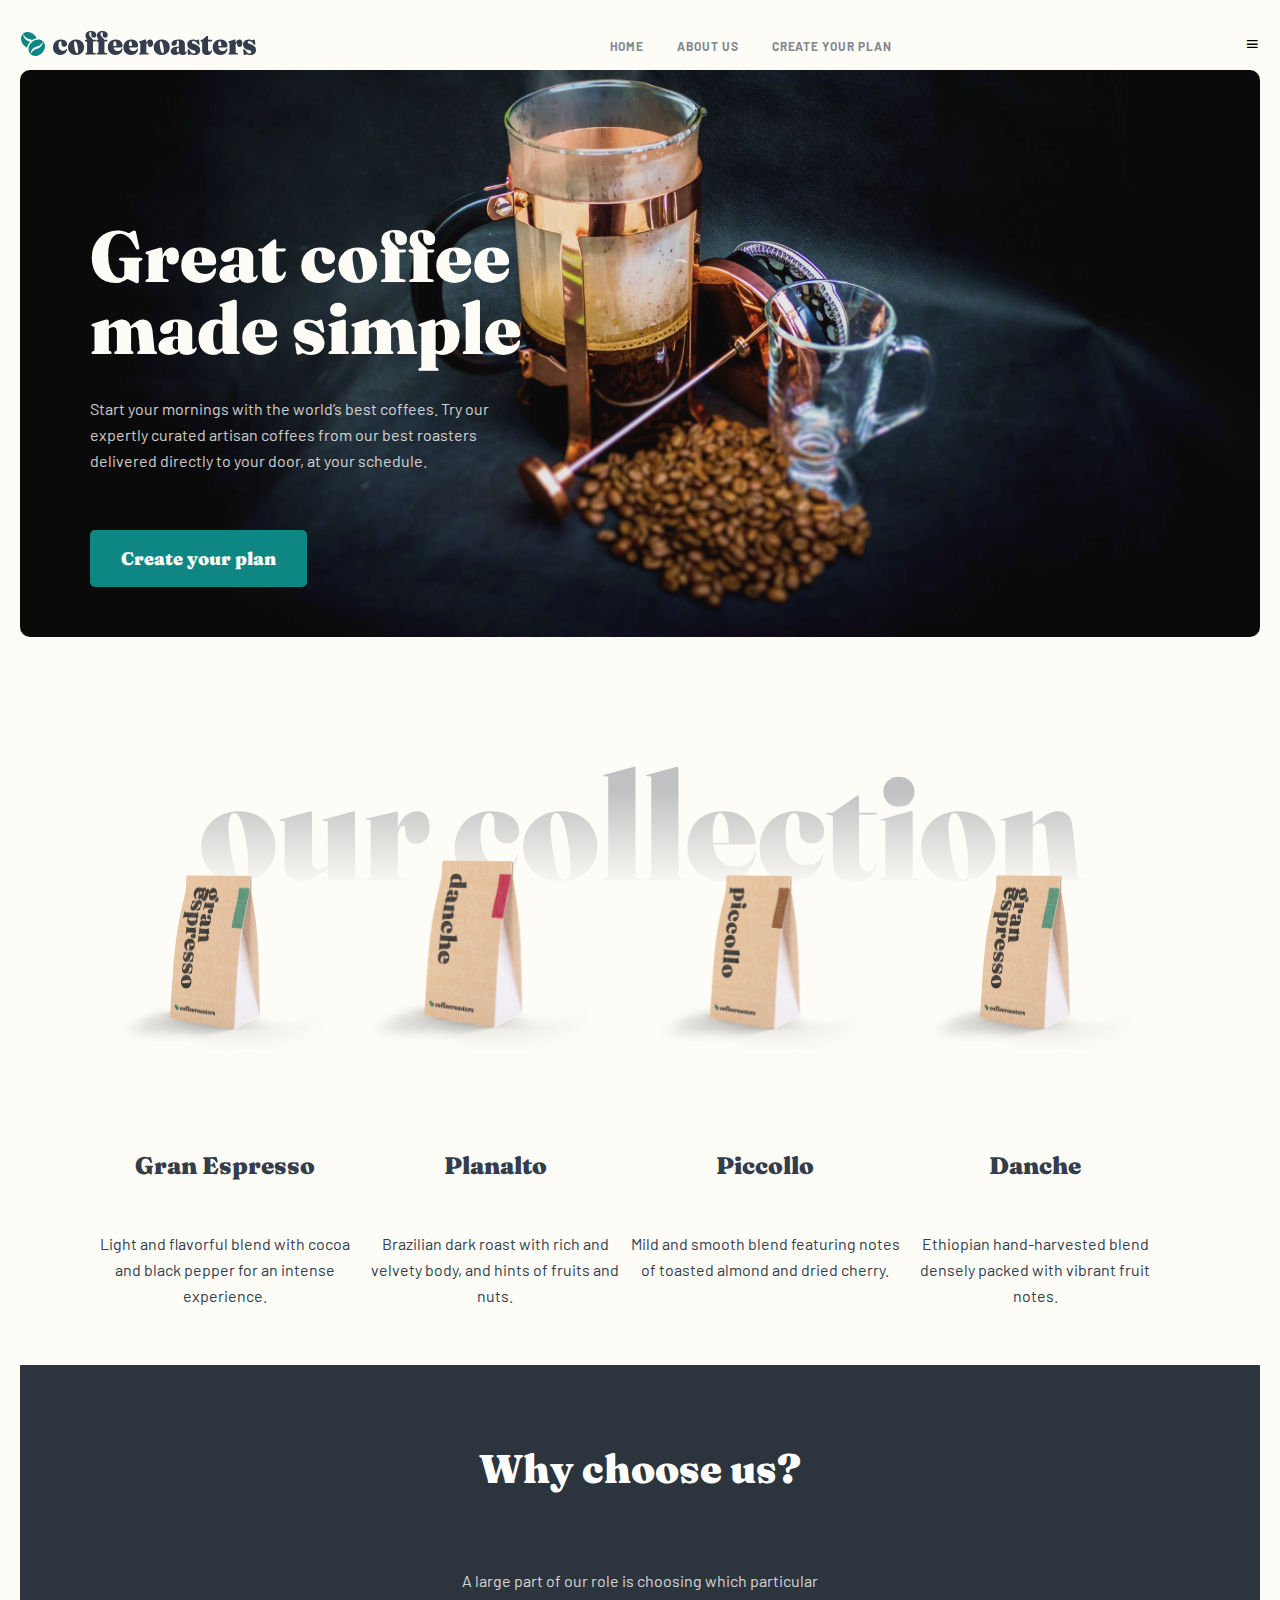
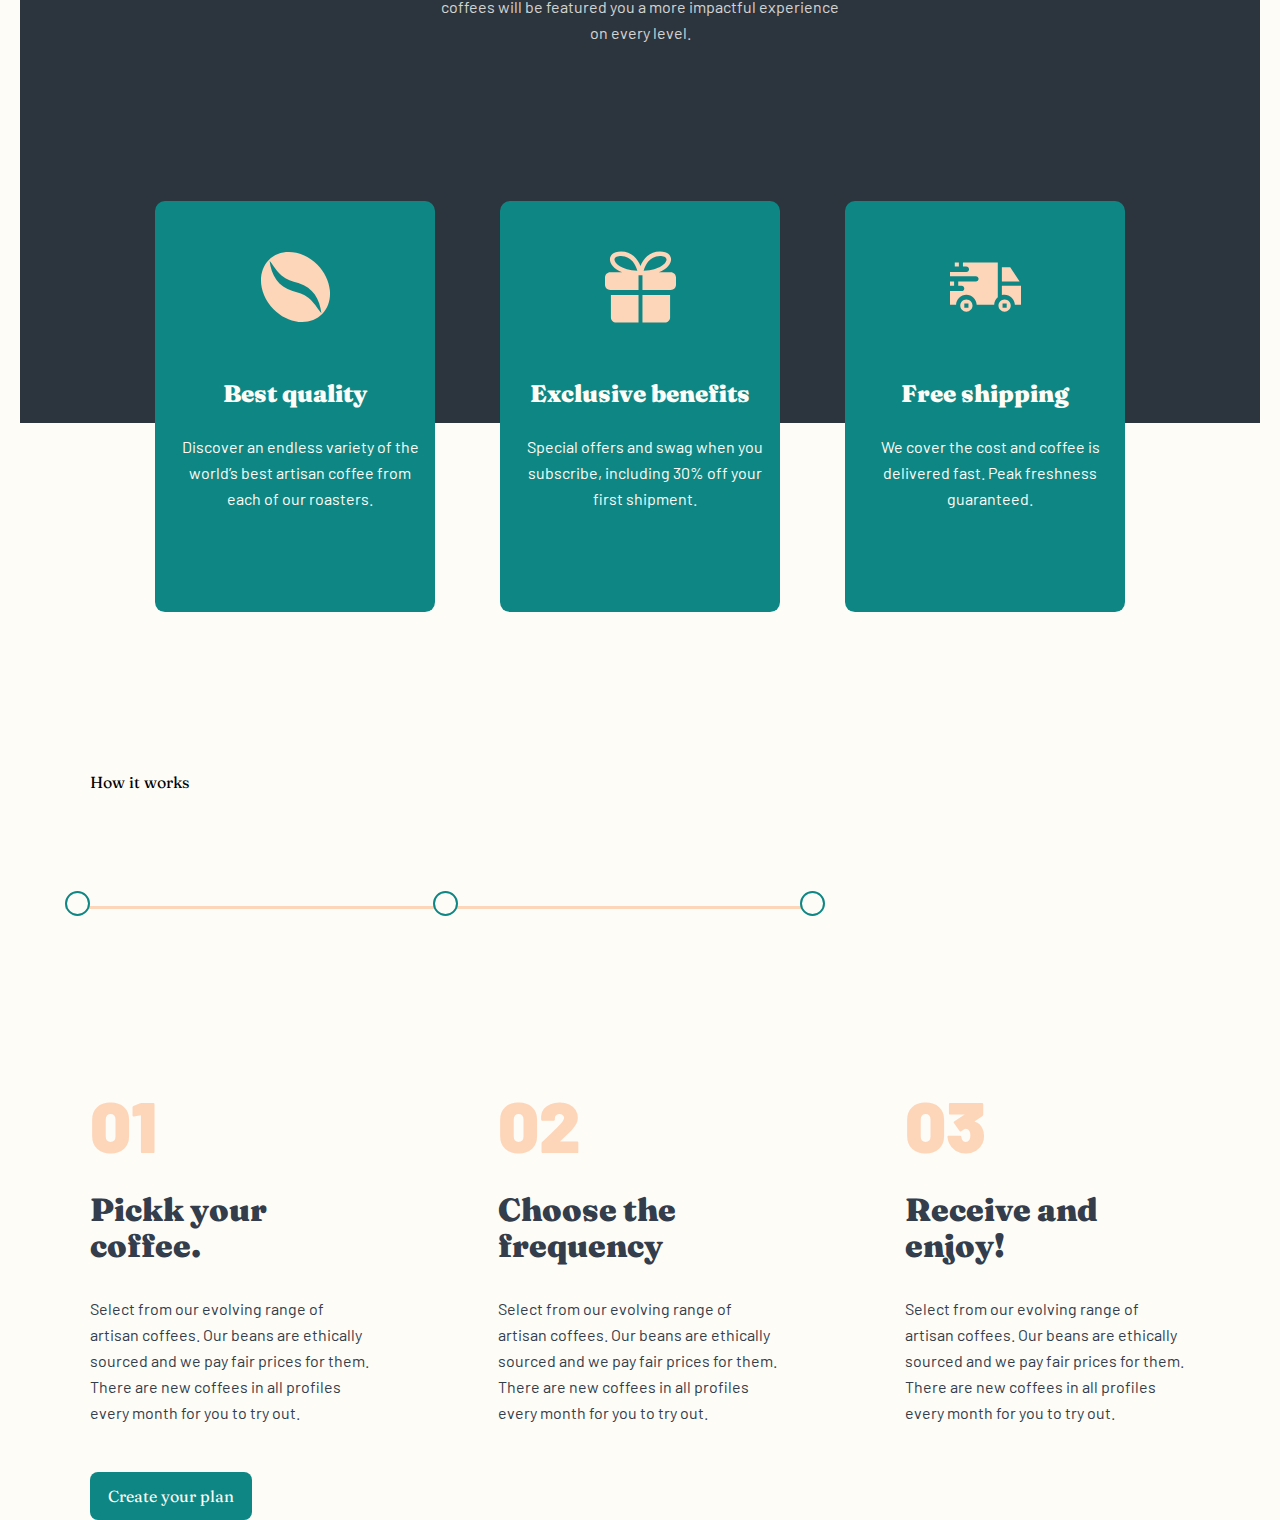
<file: index.html>
<!DOCTYPE html>
<html lang="en">

<head>
  <meta charset="UTF-8">
  <meta http-equiv="X-UA-Compatible" content="IE=edge">
  <meta name="viewport" content="width=device-width, initial-scale=1.0">
  <title>Coffee</title>
  <link rel="preconnect" href="https://fonts.googleapis.com">
  <link rel="preconnect" href="https://fonts.gstatic.com" crossorigin>
  <link
    href="https://fonts.googleapis.com/css2?family=Barlow:wght@400;500;600;700;800&family=Fraunces:wght@200;300;400;500;600;700;800;900&display=swap"
    rel="stylesheet">
  <link rel="stylesheet" href="css/coloumn.css">
  <link rel="stylesheet" href="css/normalize.css">
  <link rel="stylesheet" href="css/style.css">
  <link rel="stylesheet" href="css/global.css">
  <link href='https://unpkg.com/boxicons@2.0.9/css/boxicons.min.css' rel='stylesheet'>
</head>

<body>

  <header id="header">
    <div class="container">
      <div class="header-div row between align-center">
        <a href="#"><img src="img/Group 5.svg" alt=""></a>
        <nav>
          <ul class="header__list row">
            <li class="header__item"><a href="#" class="header__link">HOME</a></li>
            <li class="header__item"><a href="abaout.html" class="header__link">ABOUT US</a></li>
            <li class="header__item"><a href="#" class="header__link">Create your plan</a></li>
          </ul>
        </nav>
        <div class="burgerr-menu">
          <span class="menu-icon"><i class='bx bx-menu'></i></span>
         <span class="x-icon remove"> <i class='bx bx-x remove'></i></span>
        </div>
      </div>
    </div>
    <div class="wrapper remove">
    <div class="menu-bar">
      <ul class="menu-bar__list">
        <li class="menu-bar__item"><a href="index.html">home</a></li>
        <li class="menu-bar__item"><a href="abaout.html">about</a></li>
        <li class="menu-bar__item"><a href="#">creat your plan</a></li>
      </ul>
    </div>
  </div>
      </div>
    </div>
  </header>

  <main>
    <section id="hero-section">
      <div class="container">
        <div class="spacial">
          <div class="small-container">
            <div class="all">
              <h2 class="all__title">Great coffee made simple</h2>
              <p class="all__txt">Start your mornings with the world’s best coffees. Try our expertly curated artisan
                coffees from our best roasters delivered directly to your door, at your schedule.</p>
              <a href="#" class="all__btn">Create your plan</a>
            </div>
          </div>
        </div>
      </div>
    </section>

    <section id="pockets-section">
      <div class="container">
        <div class="small-container">
          <h2 class="postion__title">our collection</h2>
          <ul class="pocket__list row">
            <li class="pocket__item">
              <div class="catch">
                <h3 class="pocket__item-title">Gran Espresso</h3>
                <p class="pocket__item-txt">Light and flavorful blend with cocoa and black pepper for an intense
                  experience.</p>
              </div>
            </li>
            <li class="pocket__item">
              <div class="catch">
                <h3 class="pocket__item-title">Planalto</h3>
                <p class="pocket__item-txt">Brazilian dark roast with rich and velvety body, and hints of fruits and
                  nuts.</p>
              </div>
            </li>
            <li class="pocket__item">
              <div class="chatch">
                <h3 class="pocket__item-title">Piccollo</h3>
                <p class="pocket__item-txt">Mild and smooth blend featuring notes of toasted almond and dried cherry.
                </p>
              </div>
            </li>
            <li class="pocket__item">
              <div class="catch">
                <h3 class="pocket__item-title">Danche</h3>
                <p class="pocket__item-txt">Ethiopian hand-harvested blend densely packed with vibrant fruit notes.</p>
              </div>
            </li>
          </ul>
        </div>
      </div>
    </section>

    <section id="chooses-section">
      <div class="container">
        <div class="cards">
          <div class="opening">
            <h3 class="opening__title">Why choose us?</h3>
            <p class="opening__txt">A large part of our role is choosing which particular coffees will be featured you a
              more impactful experience on every level.</p>
          </div>
          <div class="small-container">
            <ul class="opening__list row evenly">
              <li class="opening__item">
                <div class="take">
                  <h3 class="opening__item-title">Best quality</h3>
                  <p class="opening__item-txt">Discover an endless variety of the world’s best artisan coffee from each
                    of
                    our roasters.</p>
                </div>
              </li>
              <li class="opening__item">
                <div class="take">
                  <h3 class="opening__item-title">Exclusive benefits</h3>
                  <p class="opening__item-txt">Special offers and swag when you subscribe, including 30% off your first
                    shipment.</p>
                </div>
              </li>
              <li class="opening__item">
                <div class="take">
                  <h3 class="opening__item-title">Free shipping</h3>
                  <p class="opening__item-txt">We cover the cost and coffee is delivered fast. Peak freshness
                    guaranteed.</p>
                </div>
              </li>
            </ul>
          </div>
        </div>
      </div>
    </section>

    <section id="">
      <div class="container">
        <div class="small-container">
          <div class="huge">
            <span class="green-span">How it works</span>
            <div class=" workers row between">
              <span class="line"></span>
              <span class="radius"></span>
              <span class="radius"></span>
              <span class="radius"></span>
            </div>
            <div class="numbers">
              <ul class="number__list row between">
                <li class="number__item">
                  <p class="number__one">01</p>
                  <h3 class="number__title">Pickk your coffee.  </h3>
                  <p class="number__txt">Select from our evolving range of artisan coffees. Our beans are ethically sourced and we pay fair prices for them. There are new coffees in all profiles every month for you to try out.</p>
                </li>

                <li class="number__item">
                  <p class="number__one">02</p>
                  <h3 class="number__title">Choose the frequency</h3>
                  <p class="number__txt">Select from our evolving range of artisan coffees. Our beans are ethically sourced and we pay fair prices for them. There are new coffees in all profiles every month for you to try out.</p>
                </li>

                <li class="number__item">
                  <p class="number__one">03</p>
                  <h3 class="number__title">Receive and enjoy!</h3>
                  <p class="number__txt">Select from our evolving range of artisan coffees. Our beans are ethically sourced and we pay fair prices for them. There are new coffees in all profiles every month for you to try out.</p>
                </li>
              </ul>
              <a href="#" class="btn__work">Create your plan</a>
            </div>
          </div>
        </div>
      </div>
    </section>
  </main>
  <script src="/JS/main.js"></script>
</body>
</html>
</file>
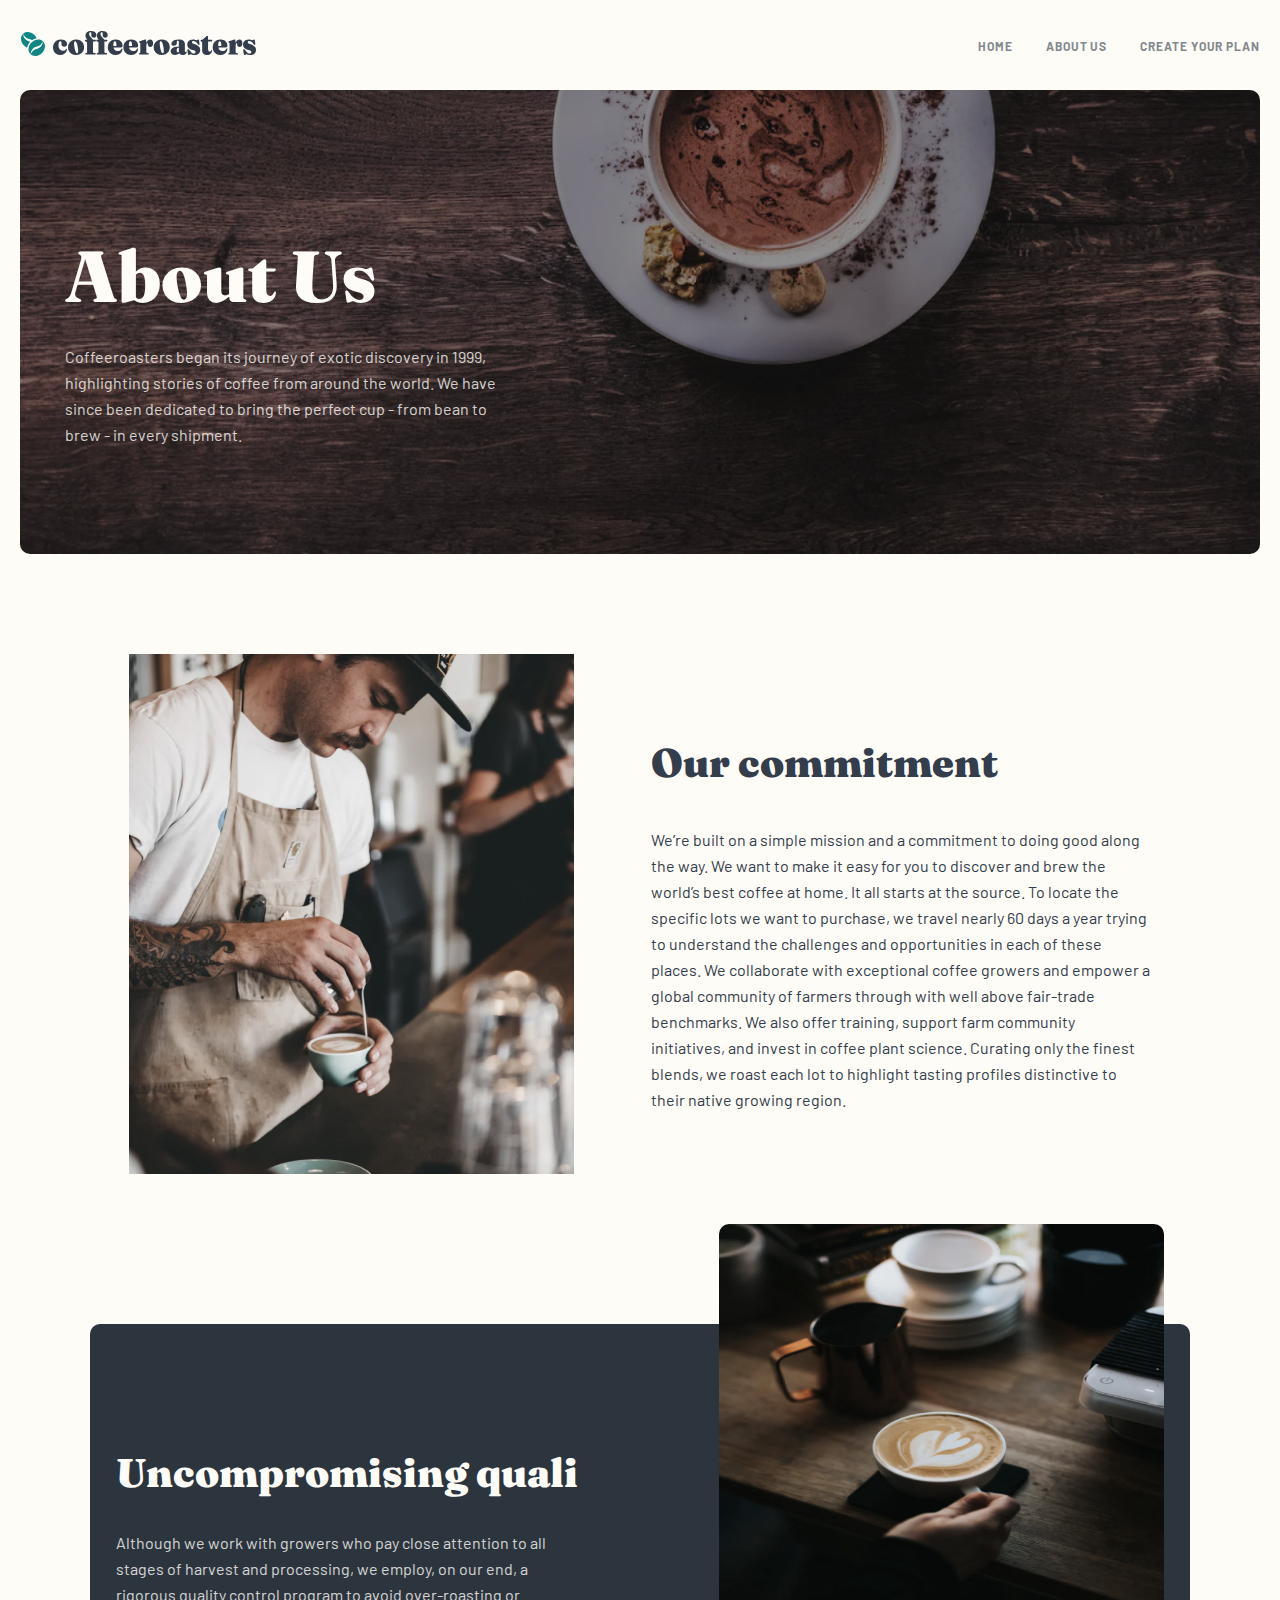
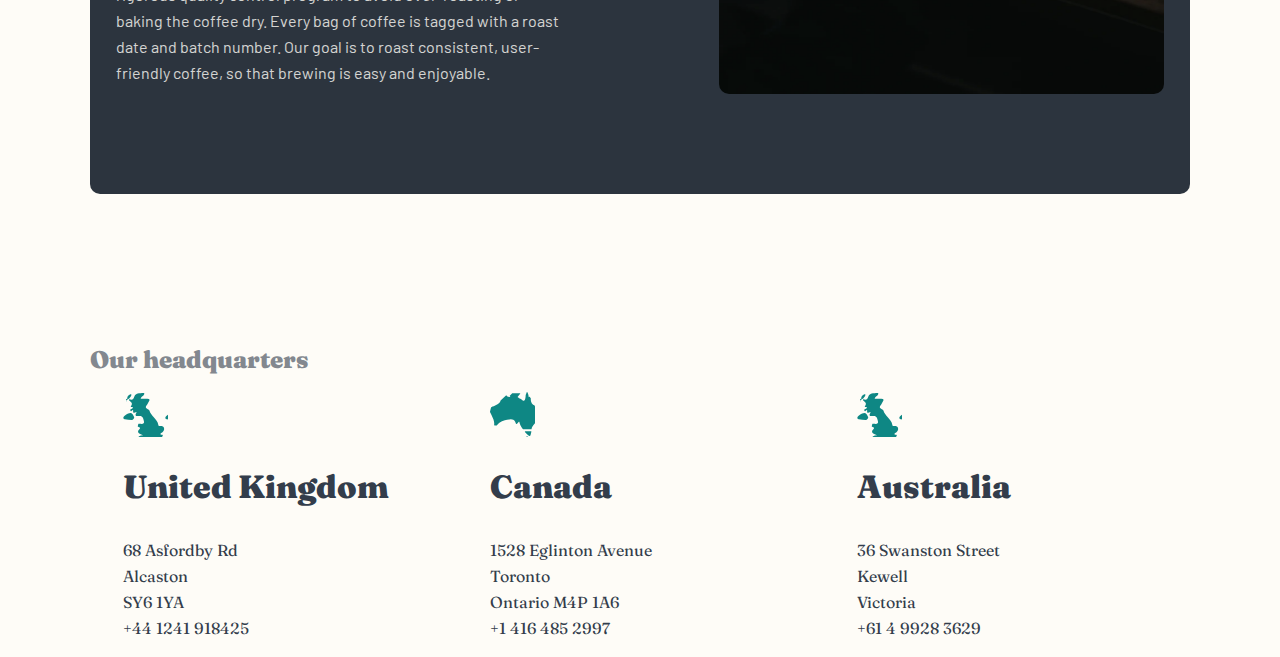
<file: abaout.html>
<!DOCTYPE html>
<html lang="en">

<head>
  <meta charset="UTF-8">
  <meta http-equiv="X-UA-Compatible" content="IE=edge">
  <meta name="viewport" content="width=device-width, initial-scale=1.0">
  <title>Coffee</title>
  <link rel="preconnect" href="https://fonts.googleapis.com">
  <link rel="preconnect" href="https://fonts.gstatic.com" crossorigin>
  <link
    href="https://fonts.googleapis.com/css2?family=Barlow:wght@400;500;600;700;800&family=Fraunces:wght@200;300;400;500;600;700;800;900&display=swap"
    rel="stylesheet">
  <link rel="stylesheet" href="css/coloumn.css">
  <link rel="stylesheet" href="css/normalize.css">
  <link rel="stylesheet" href="css/about.css">
  <link rel="stylesheet" href="css/global.css">
  <link href='https://unpkg.com/boxicons@2.0.9/css/boxicons.min.css' rel='stylesheet'>
</head>

<body>

  <header id="header-about">
    <div class="container">
      <div class="header-about row between align-center">
        <a href="#"><img src="img/Group 5.svg" alt=""></a>
        <nav>
          <ul class="header__list row">
            <li class="header-about__item"><a href="index.html" class="header-about__link">HOME</a></li>
            <li class="header-about__item"><a href="#" class="header-about__link">ABOUT US</a></li>
            <li class="header-about__item"><a href="#" class="header-about__link">Create your plan</a></li>
          </ul>
        </nav>
        <div class="burgerr-menu">
          <span class="menu-icon"><i class='bx bx-menu'></i></span>
         <span class="x-icon remove"> <i class='bx bx-x remove'></i></span>
        </div>
      </div>
    </div>
    <div class="wrapper remove">
    <div class="menu-bar">
      <ul class="menu-bar__list">
        <li class="menu-bar__item"><a href="index.html">home</a></li>
        <li class="menu-bar__item"><a href="abaout.html">about</a></li>
        <li class="menu-bar__item"><a href="#">creat your plan</a></li>
      </ul>
    </div>
  </div>
  </header>

  <main>
    <section id="hero-section">
      <div class="container">
        <div class="spacial-about">
          <div class="small-container">
            <div class="all-about">
              <h2 class="all-about__title">About Us</h2>
              <p class="all-about__txt">Coffeeroasters began its journey of exotic discovery in 1999, highlighting
                stories of coffee from around the world. We have since been dedicated to bring the perfect cup - from
                bean to brew - in every shipment.</p>
            </div>
          </div>
        </div>
      </div>
    </section>

    <section id="comiteds">
      <div class="container">
        <div class="small-container">
          <div class="did row around align-center">
            <img class="moylov" src="img/moylo.png" alt="img">
            <div class="comited">
              <h3 class="comited__title">Our commitment</h3>
              <p class="comited__txt">We’re built on a simple mission and a commitment to doing good along the way. We
                want to make it easy for you to discover and brew the world’s best coffee at home. It all starts at the
                source. To locate the specific lots we want to purchase, we travel nearly 60 days a year trying to
                understand the challenges and opportunities in each of these places. We collaborate with exceptional
                coffee growers and empower a global community of farmers through with well above fair-trade benchmarks.
                We also offer training, support farm community initiatives, and invest in coffee plant science. Curating
                only the finest blends, we roast each lot to highlight tasting profiles distinctive to their native
                growing region.</p>
            </div>
          </div>
        </div>
      </div>
    </section>

    <section id="confortable-section">
      <div class="container">
        <div class="small-container">
          <div class="best row around align-center">
            <img class="expres" src="img/expresso.png" alt="img">
            <div class="confortable">
              <h2 class="confortable__title">Uncompromising quali</h2>
              <p class="confortable__txt">Although we work with growers who pay close attention to all stages of harvest
                and processing, we employ, on our end, a rigorous quality control program to avoid over-roasting or
                baking the coffee dry. Every bag of coffee is tagged with a roast date and batch number. Our goal is to
                roast consistent, user-friendly coffee, so that brewing is easy and enjoyable.</p>
            </div>
          </div>
        </div>
      </div>
    </section>

    <section id="country">
      <div class="container">
        <div class="small-container">
          <span class="alone">Our headquarters</span>
          <div class="city">
            <ul class="city__list row around">
              <li class="city__item">
                <h3 class="city__title">United Kingdom</h3>
                <span class="city__span">68 Asfordby Rd</span>
                <span class="city__span">Alcaston</span>
                <span class="city__span">SY6 1YA</span>
                <span class="city__span">+44 1241 918425</span>
              </li>
              
              <li class="city__item">
                <h3 class="city__title">Canada</h3>
                <span class="city__span">1528 Eglinton Avenue</span>
                <span class="city__span">Toronto</span>
                <span class="city__span">Ontario M4P 1A6</span>
                <span class="city__span">+1 416 485 2997</span>
              </li>

              <li class="city__item">
                <h3 class="city__title">Australia</h3>
                <span class="city__span">36 Swanston Street</span>
                <span class="city__span">Kewell</span>
                <span class="city__span"> Victoria</span>
                <span class="city__span">+61 4 9928 3629</span>
              </li>
            </ul>
          </div>
        </div>
      </div>
    </section>
  </main>
<script src="/JS/main.js"></script>
</body>
</file>
<file: css/coloumn.css>
.container {
  width: 100%;
  max-width: 1280px;
  margin: 0 auto;
  padding: 0 20px;
}

.small-container {
  width: 1140px;
  margin: 0 auto;
  padding: 0 20px;
}

a {
  text-decoration: none;
}

li {
  list-style: none;
}

.row {
  display: flex;
  flex-flow: row wrap;
}
.center {
  text-align: center;
}

.between {
  justify-content: space-between;
}
.around {
  justify-content: space-around;
}
.evenly {
  justify-content: space-evenly;
}
.align-center {
  align-items: center;
}

.col-1 {
  max-width:8.333333%; 
  flex-basis: 8.333333%;
}

.col-2 {
  max-width:16.6666666%;
  flex-basis: 16.6666666%;
}

.col-3 {
  max-width:25%;
  flex-basis: 25%;
}

.col-4 {
  max-width:33.333333%;
  flex-basis: 33.333333%;
}

.col-5 {
  max-width: 41.6666666%;
  flex-basis: 41.6666666%;
}

.col-6 {
  max-width: 50%;
  flex-basis: 50%;
}

.col-7 {
  max-width: 58.333333%;
  flex-basis: 58.333333%;
}

.col-8 {
  max-width: 66.6666666%;
  flex-basis: 66.6666666%;
}

.col-9 {
  max-width: 75%;
  flex-basis: 75%;
}

.col-10 {
  max-width: 83.333333%;
  flex-basis: 83.333333%;
}

.col-11 {
  max-width: 91.6666666%;
  flex-basis: 91.6666666%;
}
.col-12 {
  max-width: 100%;
  flex-basis: 100%;
}
</file>
<file: css/style.css>
body {
  margin: 0;
  padding: 0;
  display: flex;
  justify-content: space-between;
  flex-direction: column;
  min-height: 100vh;
  background-color: var(--bg-cream);
  font-family: 'Fraunces', serif;
}

:root {
  --bg-green: #0E8784;
  --bg-dark: #333D4B;
  --cl-orange: #FDD6BA;
  --bg-cream: #FEFCF7;
  --cl-grey: #83888F;
  --white: #fff;
  --bgb: #2C343E;
}

p {
  font-family: 'Barlow', sans-serif;
}

.bx-x {
  display: none !important;
}

.header-div {
  padding-top: 20px;
}

.burger-menu {
  display: none;
}

.header__link {
  text-transform: uppercase;
  font-style: normal;
  font-weight: bold;
  font-size: 12px;
  line-height: 15px;
  letter-spacing: 0.923077px;
  font-family: 'Barlow', sans-serif;
  text-transform: uppercase;
  color: var(--cl-grey);
  transition: color 0.3s ease;
}

.header__link:hover {
  transition: color 0.5s ease;
  color: var(--bg-dark);
}

.header__item:not(:last-child) {
  margin-right: 33px;
}

#hero-section {
  padding-bottom: 135px;
}


.wrapper {
  position: absolute;
  left: 0;
  bottom: 0;
  right: 0;
  margin-left: auto;
  margin-right: auto;
  z-index: 1;
  width: 100vw;
  height: 90vh;
  background: rgb(247,246,246);
  background: linear-gradient(169deg, rgba(247,246,246,1) 33%, rgba(105,98,98,1) 100%);
  align-items: center;
  padding: 20px 25px;
}

.remove{
  display: none;
}

.ex {
  display: none;
  font-size: 40px;
  margin-left: 55px;
}

.menu-bar {
  text-align: center;
  padding: 50px 20px;
}

.menu-bar__list {
  font-style: normal;
  font-weight: 900;
  font-size: 24px;
  line-height: 52px;
  text-align: center;
  color: #333D4B;
}

.all__title {
  color: var(--bg-cream);
  width: 490px;
  font-style: normal;
  font-weight: 900;
  font-size: 72px;
  line-height: 72px;
  margin-bottom: 32px;
}

.all__txt {
  width: 440px;
  font-style: normal;
  font-weight: normal;
  font-size: 16px;
  line-height: 26px;
  color: var(--bg-cream);
  mix-blend-mode: normal;
  opacity: 0.8;
  margin-bottom: 56px;
}

.all__btn {
  display: inline-block;
  font-style: normal;
  font-weight: 900;
  font-size: 18px;
  line-height: 25px;
  text-align: center;
  color: var(--bg-cream);
  padding: 16px 31px;
  background-color: var(--bg-green);
  border-radius: 5px;
  transition: background 0.5s ease;
}

.all__btn:hover {
  transition: background 0.5s ease;
  background-color: #66D2CF;
}


.spacial {
  max-width: 1240px;
  width: 100%;
  height: 100%;
  padding-top: 90px;
  padding-bottom: 50px;
  position: relative;
  border-radius: 10px;
  background-repeat: no-repeat;
  background-size: cover;
  background-image: url('../img/background.png');
  background-position: left bottom;
}


.postion__title {
  position: relative;
  font-style: normal;
  font-weight: 900;
  font-size: 150px;
  line-height: 72px;
  text-align: center;
  color: #83888F;
  margin: 0;
  top: 18px;
  left: -12pxpx;
  opacity: 0.5;
  z-index: -1;
}

.postion__title::before {
  position: absolute;
  content: "";
  width: 100%;
  height: 100px;
  display: block;
  background: linear-gradient(180deg, rgba(254, 252, 247, 0.0001) 0%, #fefcf7 100%);
}

.pocket__item {
  width: 270px;
}

.pocket__item::before {
  content: " ";
  display: inline-block;
  width: 255px;
  height: 190px;
  background-image: url('../img/green-line.png');
  background-size: 255px 190px;
}

.pocket__item:nth-child(2)::before {
  background-image: url(../img/choko-line.png);
}

.pocket__item:nth-child(3)::before {
  background-image: url(../img/brown-line.png);
}

.pocket__item:nth-child(2)::before {
  background-image: url(../img/red-line.png);
}

.pocket__item-title {
  font-style: normal;
  font-weight: 900;
  font-size: 24px;
  line-height: 32px;
  text-align: center;
  color: var(--bg-dark);
  padding-top: 72px;
  padding-bottom: 25px;
}

.pocket__item-txt {
  font-style: normal;
  font-weight: normal;
  font-size: 16px;
  line-height: 26px;
  text-align: center;
  color: var(--bg-dark);
}

.cards {
  background-color: var(--bgb);
}

.opening {
  margin-bottom: -50px;
}

.opening__title {
  font-style: normal;
  font-weight: 900;
  font-size: 40px;
  line-height: 48px;
  color: var(--white);
  text-align: center;
  padding-top: 80px;
  padding-bottom: 35px;
}

.opening__txt {
  width: 400px;
  font-style: normal;
  font-weight: normal;
  font-size: 16px;
  line-height: 26px;
  text-align: center;
  color: var(--bg-cream);
  mix-blend-mode: normal;
  margin: 0 auto;
  opacity: 0.8;
}



.opening__item {
  width: 280px;
  padding: 50px 20px;
  background-color: var(--bg-green);
  border-radius: 10px;
  transform: translateY(46%);

}

.opening__item-title {
  font-style: normal;
  font-weight: 900;
  font-size: 24px;
  line-height: 32px;
  text-align: center;
  color: #FEFCF7;
  position: relative;
  margin-top: 55px;
}

.opening__item::before {
  content: " ";
  display: block;
  width: 71px;
  height: 72px;
  background-image: url('../img/cofe-pice.svg');
  background-size: 71px 72px;

  left: 0;
  margin: 0 auto;
}

.opening__item:nth-child(2)::before {
  background-image: url("../img/present.svg");
}

.opening__item:nth-child(3)::before {
  background-image: url("../img/order.svg");
}


.opening__item-txt {
  width: 250px;
  font-style: normal;
  font-weight: normal;
  font-size: 16px;
  line-height: 26px;
  text-align: center;
  color: #FEFCF7;
  margin: 0 auto;
  padding-bottom: 50px;
}

.green-span {
  display: block;
  margin-top: 350px;
}

.workers {
  width: 760px;
  margin-top: 100px;
  margin-bottom: 100px;
  position: relative;
  left: -25px;
}

.line {
  width: 740px;
  height: 3px;
  background-color: var(--cl-orange);
  position: absolute;
  top: 15px;
  z-index: -2;
}

.radius {
  background: #FEFCF7;
  border: 2px solid #0E8784;
  width: 25px;
  height: 25px;
  display: block;
  border-radius: 50%;
}


.number__item {
  width: 285px;
  height: 355px;
}

.number__one {
  font-style: normal;
  font-weight: 900;
  font-size: 72px;
  line-height: 72px;
  margin-bottom: 10px;
  color: var(--cl-orange);
}

.number__title {
  font-style: normal;
  font-weight: 900;
  font-size: 32px;
  line-height: 36px;
  color: var(--bg-dark);
}

.number__txt {
  font-style: normal;
  font-weight: normal;
  font-size: 16px;
  line-height: 26px;
  color: var(--bg-dark);
}

.btn__work {
  padding: 15px 18px;
  color: var(--bg-cream);
  background-color: var(--bg-green);
  border-radius: 8px;
  display: inline-block;
  margin-top: 85px;
}



@media screen and (max-width:995px) {
  .container {
    max-width: 960px;
    box-sizing: border-box;
  }

  .small-container {
    width: 90%;
  }

  .spacial {
    background-size: cover;
  }


  .all {
    width: 400px;
    text-align: start;
  }

  .all__title {
    width: 360px;
    font-size: 40px;
  }

  .all__txt {
    width: 350px;
    font-size: 16px;
    line-height: 26px;
  }

  .postion__title {
    font-weight: 900;
    font-size: 60px;
    line-height: 55px;
    top: 50px;
    left: 0;
    right: 0;
    margin: 0 auto;
  }

  .pocket__list {
    flex-direction: column;
    align-items: flex-start;
  }

  .pocket__item {
    display: flex;
    width: 80%;
    margin: 35px auto 0;
    align-items: center;
  }

  .pocket__item-title {
    padding: 0;
  }

  .pocket__item-txt {
    width: 250px;
  }

  .opening__item {
    width: 570px;
    display: flex;
    flex-direction: column;
    padding: 0;
    margin-top: 20px;
  }

  .opening__item::before {
    transform: translate(60px, 80px);
    margin: 0;
  }

  .take {
    width: 400px;
  }

  .opening__item-txt {
    margin-left: 140px;
    width: 360px;
    text-align: start;
  }

  .opening__item-title {
    margin-left: 120px;
  }

  .workers {
    width: 400px;
    margin-right: 0;
  }

  .line {
    width: 390px;
  }


  .number__item {
    width: 200px;
    height: 305px;
  }

  .number__one {
    font-size: 62px;
    line-height: 62px;
  }

  .number__title {
    font-size: 22px;
    line-height: 26px;
  }

  .number__txt {
    font-size: 12px;
    line-height: 20px;
  }


}


@media screen and (max-width:686px) {
  .container {
    max-width: 90%;
  }

  .small-container {
    max-width: 90%;
  }

  .spacial {
    background-size: cover;
  }

  .header__item {
    display: none;
  }

  .burger-menu {
    display: block;
    font-size: 30px;
  }


  .all {
    width: 300px;
    text-align: center;
  }

  .all__title {
    width: 270px;
    font-size: 35px;
    text-align: center;
  }

  .all__txt {
    width: 250px;
    font-size: 16px;
    line-height: 26px;
  }

  .pocket__item {
    width: 80%;
    margin: 0 auto;
    flex-direction: column;
    align-items: center;
  }

  .pocket__item-title {
    padding: 0;
  }

  .postion__title {
    font-size: 30px;
    line-height: 40px;
    margin: 0 auto;
    top: 0;
    left: 0;
  }

  .opening__txt {
    font-size: 10px;
    width: 300px;
    margin-bottom: -50%;
  }


  .opening__item {
    width: 100%;
    padding: 50px 20px;
    background-color: var(--bg-green);
    transform: translateY(46%);
    justify-content: center;
  }

  .opening__item::before {
    transform: translate(70px, 0);
    margin: 0;
  }


  .take {
    width: 150px;
  }

  .opening__item-title {
    width: 250px;
    font-size: 24px;
    line-height: 32px;
    text-align: center;
    margin-left: 10px;
  }


  .opening__item-txt {
    width: 200px;
    font-size: 16px;
    line-height: 26px;
    text-align: center;
    margin-left: 23px;
  }

  .workers {
    display: none;
  }

  .number__list {
    flex-direction: column;
    align-items: center;
    text-align: center;
  }

  .btn__work {
    margin-left: 80px;
  }

  .remove{
    display: none;
  }

}

@media screen and (max-width:450px) {
  .container {
    width: 350px;
  }


  .opening__item-title {
    width: 180px;
    font-size: 22px;
    line-height: 28px;
    text-align: center;
    margin-left: 7px;
  }


  .opening__item-txt {
    width: 160px;
    font-size: 14px;
    line-height: 22px;
    text-align: center;
    margin-left: 18px;
  }

  .btn__work {
    margin: 0;
    margin-top: 50px;
    margin-left: 50px;
    padding: 10px 12px;
  }

}
</file>
<file: css/global.css>
html {
  box-sizing: border-box;
}

*,
*::before,
*::after {
  box-sizing: border-box;
}

ul {
  padding: 0;
}

img {
  max-width: 100%;
  height: auto;
}
</file>
<file: css/about.css>
body {
  margin: 0;
  padding: 0;
  display: flex;
  justify-content: space-between;
  flex-direction: column;
  min-height: 100vh;
  background-color: var(--bg-cream);
  font-family: 'Fraunces', serif;
}

:root {
  --bg-green: #0E8784;
  --bg-dark: #333D4B;
  --cl-orange: #FDD6BA;
  --bg-cream: #FEFCF7;
  --cl-grey: #83888F;
  --white: #fff;
  --bgb: #2C343E;
}

p {
  font-family: 'Barlow', sans-serif;
}

.header-about {
  padding: 20px 0;
}

.burgerr-menu {
  display: none;
}


.header-about__link {
  text-transform: uppercase;
  font-style: normal;
  font-weight: bold;
  font-size: 12px;
  line-height: 15px;
  letter-spacing: 0.923077px;
  font-family: 'Barlow', sans-serif;
  text-transform: uppercase;
  color: var(--cl-grey);
  transition: color 0.3s ease;
}

.header-about__link:hover {
  transition: color 0.5s ease;
  color: var(--bgb);
}

.header-about__item:not(:last-child) {
  margin-right: 33px;
}

.wrapper {
  position: absolute;
  left: 0;
  bottom: 0;
  right: 0;
  margin-left: auto;
  margin-right: auto;
  z-index: 1;
  width: 100vw;
  height: 90vh;
  background: rgb(247,246,246);
  background: linear-gradient(169deg, rgba(247,246,246,1) 33%, rgba(105,98,98,1) 100%);
  align-items: center;
  padding: 20px 25px;
}


.remove{
  display: none;
}
.gr-logo {
  width: 200px;
  margin-bottom: 12px;
}

.ex {
  font-size: 40px;
  margin-left: 55px;
}

.menu-bar {
  text-align: center;
  padding: 50px 20px;
}

.menu-bar__list {
  font-style: normal;
  font-weight: 900;
  font-size: 24px;
  line-height: 52px;
  text-align: center;
  color: #333D4B;
}

.all-about__title {
  color: var(--bg-cream);
  width: 490px;
  font-style: normal;
  font-weight: 900;
  font-size: 72px;
  line-height: 72px;
  margin-bottom: 32px;
}

.all-about__txt {
  width: 440px;
  font-style: normal;
  font-weight: normal;
  font-size: 16px;
  line-height: 26px;
  color: var(--bg-cream);
  mix-blend-mode: normal;
  opacity: 0.8;
  margin-bottom: 56px;
}

.spacial-about {
  width: 100%;
  height: 100%;
  padding-right: 50px;
  padding-top: 90px;
  padding-bottom: 50px;
  position: relative;
  border-radius: 10px;
  background-repeat: no-repeat;
  background-size: cover;
  background-image: url('../img/capichino.png');
  background-position: left bottom;
}

.did {
  margin-top: 100px;
}

.comited__title {
  font-style: normal;
  font-weight: 900;
  font-size: 40px;
  line-height: 48px;
  color: var(--bg-dark);
}

.comited__txt {
  width: 500px;
  font-style: normal;
  font-weight: normal;
  font-size: 16px;
  line-height: 26px;
  color: var(--bg-dark);
}

.best {
  background-color: var(--bgb);
  margin-top: 150px;
  border-radius: 10px;
  flex-flow: row-reverse;
  margin-bottom: 150px;
}

.expres {
  width: 445px;
  height: 470px;
  border-radius: 10px;
  position: relative;
  top: -100px;
}

.confortable {
  width: 550px;
}

.confortable__title {
  font-style: normal;
  font-weight: 900;
  font-size: 40px;
  line-height: 48px;
  color: var(--bg-cream);
}

.confortable__txt {
  width: 450px;
  font-style: normal;
  font-weight: normal;
  font-size: 16px;
  line-height: 26px;
  color: var(--bg-cream);
  mix-blend-mode: normal;
  opacity: 0.8;

}

.alone {
  font-style: normal;
  font-weight: 900;
  font-size: 24px;
  line-height: 32px;
  color: var(--cl-grey);
}

.city__item {
  width: 300px;
}

.city__item::before {
  width: 45px;
  height: 45px;
  content: ' ';
  background-image: url('../img/evrope.svg');
  display: block;
}

.city__item:nth-child(2)::before {
  background-image: url('../img/asia.svg');
}

.city__item:nth-child(2)::before {
  background-image: url('../img/america.svg');
}

.city__title {
  font-style: normal;
  font-weight: 900;
  font-size: 32px;
  line-height: 36px;
  color: var(--bg-dark);
}

.city__span {
  display: block;
  font-style: normal;
  font-weight: normal;
  font-size: 16px;
  line-height: 26px;
  color: var(--bg-dark);
}


.bx-x {
  display: none;
}



@media screen and (max-width:992px) {
  .container {
    max-width: 960px;
    box-sizing: border-box;
  }

  .small-container {
    width: 90%;
  }

  .spacial-about {
    background-size: cover;
  }


  .all-about {
    width: 400px;
    text-align: start;
  }

  .all-about__title {
    width: 360px;
    font-size: 40px;
  }

  .all-about__txt {
    width: 350px;
    font-size: 16px;
    line-height: 26px;
  }

  .did {
    justify-content: center;
  }

  .comited {
    padding: 0 10px;
    justify-content: center;
    width: 300px;
    text-align: center;
  }

  .comited__txt {
    text-align: center;
  }

  .comited__txt {
    padding: 0 5px;
    width: 400px;
    font-size: 14px;
    line-height: 22px;
    text-align: center;
  }

  .moylov {
    width: 270px;
  }

  #comiteds {
    margin-bottom: 200px;
  }

  .best {
    width: 560px;
    display: block;
    text-align: center;
    margin: 0 auto;
  }

  .expres {
    width: 540px;
    height: 320px;
    object-fit: cover;
  }

  .confortable {
    margin: 0 auto;
    padding-bottom: 50px;
  }

  .confortable__txt {
    margin: 0 auto;
    text-align: center;
  }
}

@media screen and (max-width:810px) {
  .container {
    max-width: 560px;
  }

  .city__item {
    width: 150px;
    align-items: center;
    display: block;
    justify-content: center;
    margin: 0;
  }

  .city__item::before {
    margin-top: 50px;
  }


}

@media screen and (max-width:770px) {
  .container {
    max-width: 560px;
  }

  .header-about__item {
    display: none;
  }

  .burgerr-menu {
    font-size: 30px;
    display: block;
  }


  .did {
    justify-content: center;
  }

  .comited__txt {
    width: 300px;
  }

  .comited {
    flex-direction: column;
  }


  .best {
    width: 530px;
    display: block;
    text-align: center;
  }

  .expres {
    width: 490px;
    height: 300px;
    object-fit: cover;
  }

  .confortable {
    width: 300px;
    margin: 0 auto;
    padding-bottom: 50px;
  }

  .confortable__title {
    text-align: center;
    margin-bottom: 20px;
  }

  .confortable__txt {
    width: 310px;
    margin: 0 auto;
  }

  .remove{
    display: none;
  }



}

@media screen and (max-width:590px) {
  .container {
    width: 400px;
    box-sizing: border-box;
  }

  .header-about__item {
    display: none;
  }

  .all-about__title {
    margin-top: 0;
    margin-bottom: 0;
    line-height: 49px;
    text-align: center;
  }

  .all-about__txt {
    text-align: center;
  }

  .burgerr-menu {
    font-size: 30px;
    display: block;
  }

  .best {
    width: 320px;
    display: block;
    text-align: center;
  }

  .expres {
    width: 280px;
    height: 160px;
    object-fit: cover;
  }

  .confortable {
    width: 200px;
    margin: 0 auto;
    padding-bottom: 20px;
  }

  .confortable__title {
    font-size: 20px;
    line-height: 25px;
    text-align: center;
    margin-bottom: 15px;
  }

  .confortable__txt {
    width: 150px;
    margin: 0 auto;
  }

  .remove{
    display: none;
  }

}
</file>
